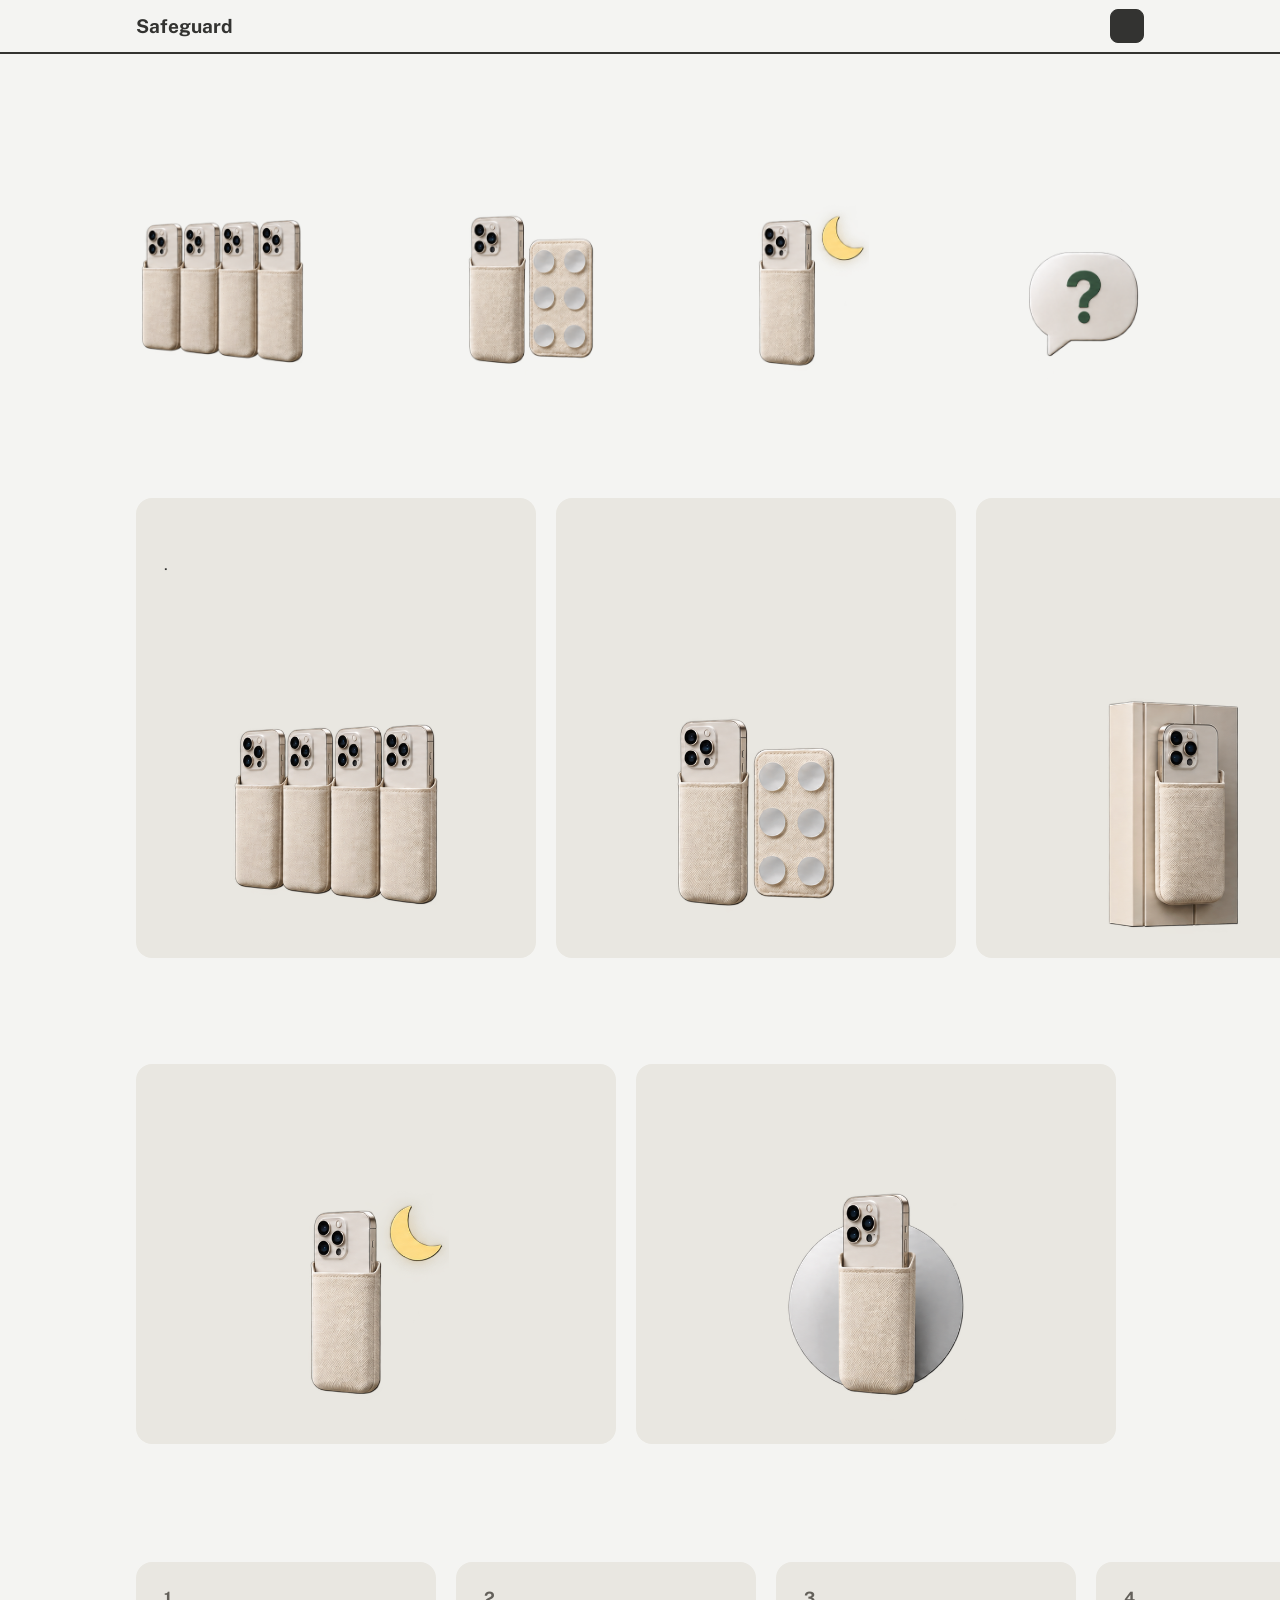
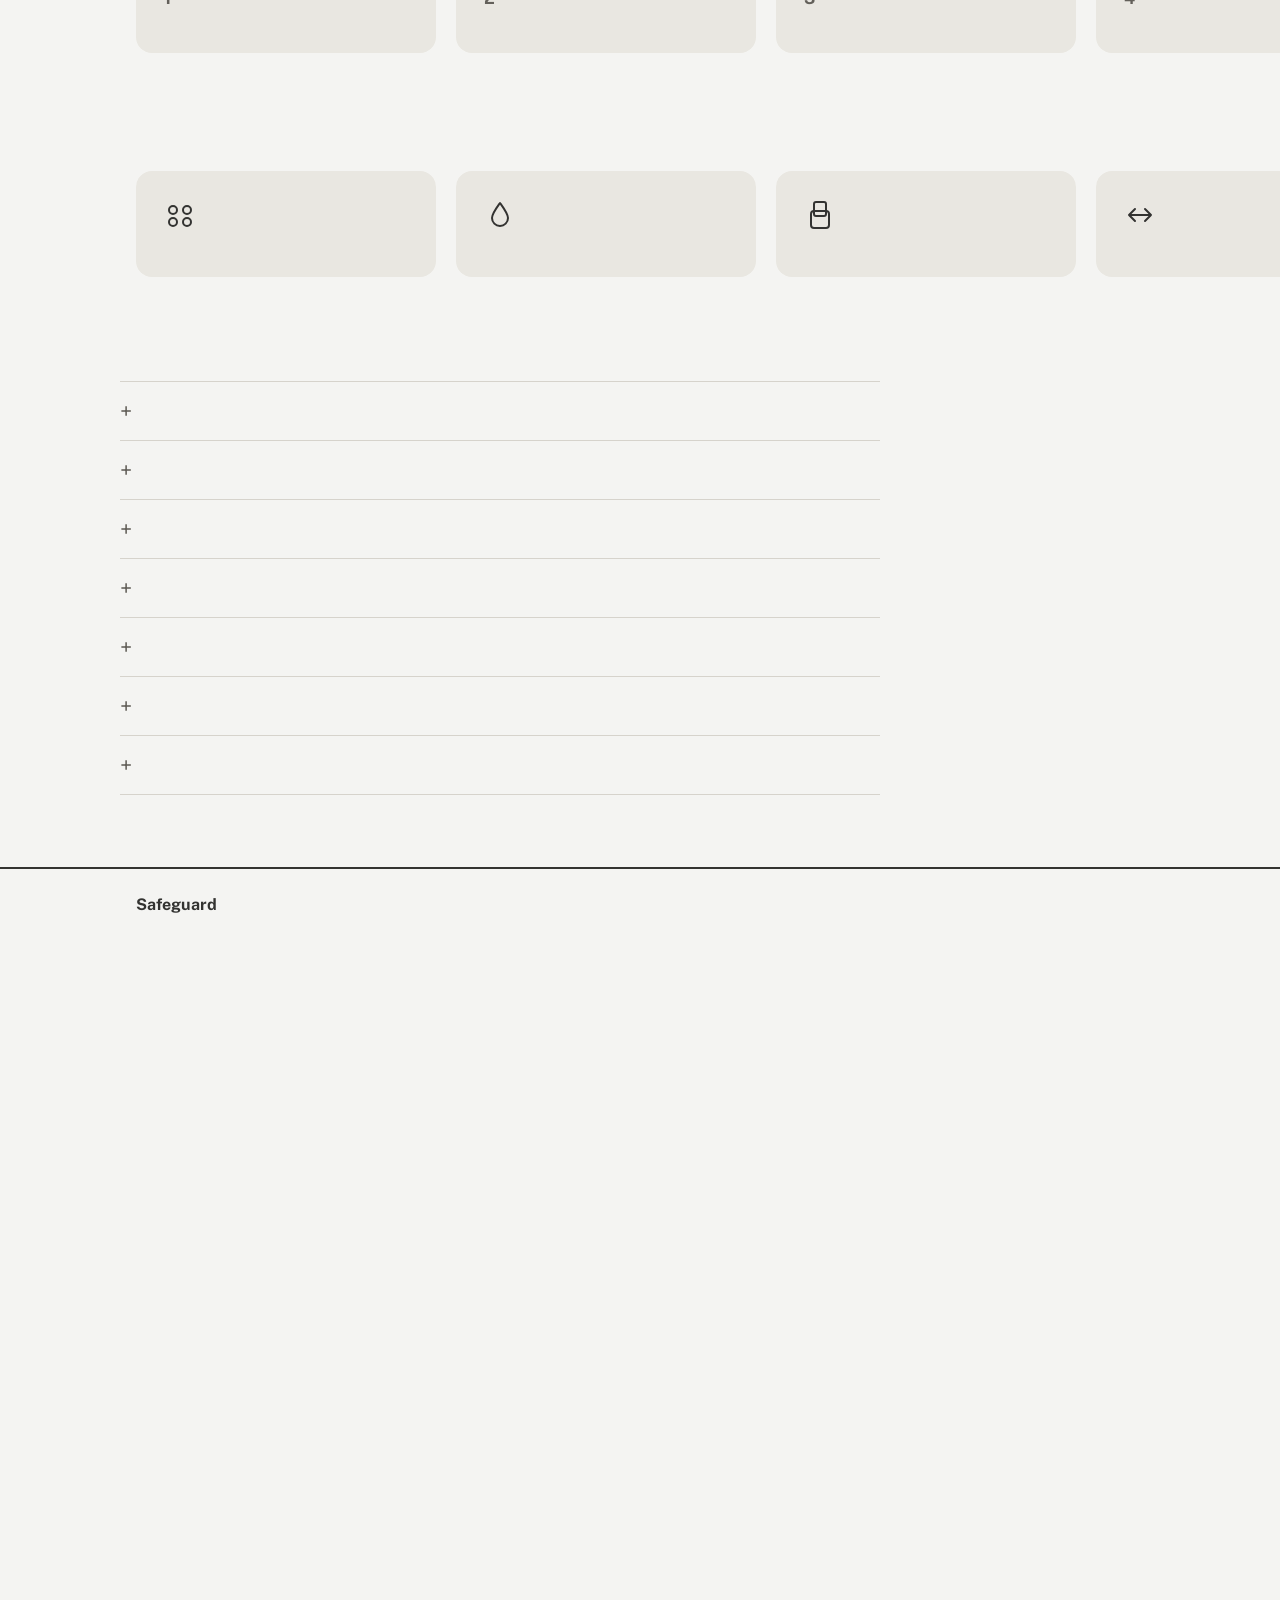
<file: index.html>
<!doctype html>
<html lang="en">
<head>
  <meta charset="utf-8">
  <meta name="viewport" content="width=device-width, initial-scale=1">
  <title>Safeguard</title>
  <meta http-equiv="refresh" content="0; url=site/index.html">
</head>
<body>
  <a href="site/index.html">Go to the Safeguard store</a>
</body>
</html>
</file>
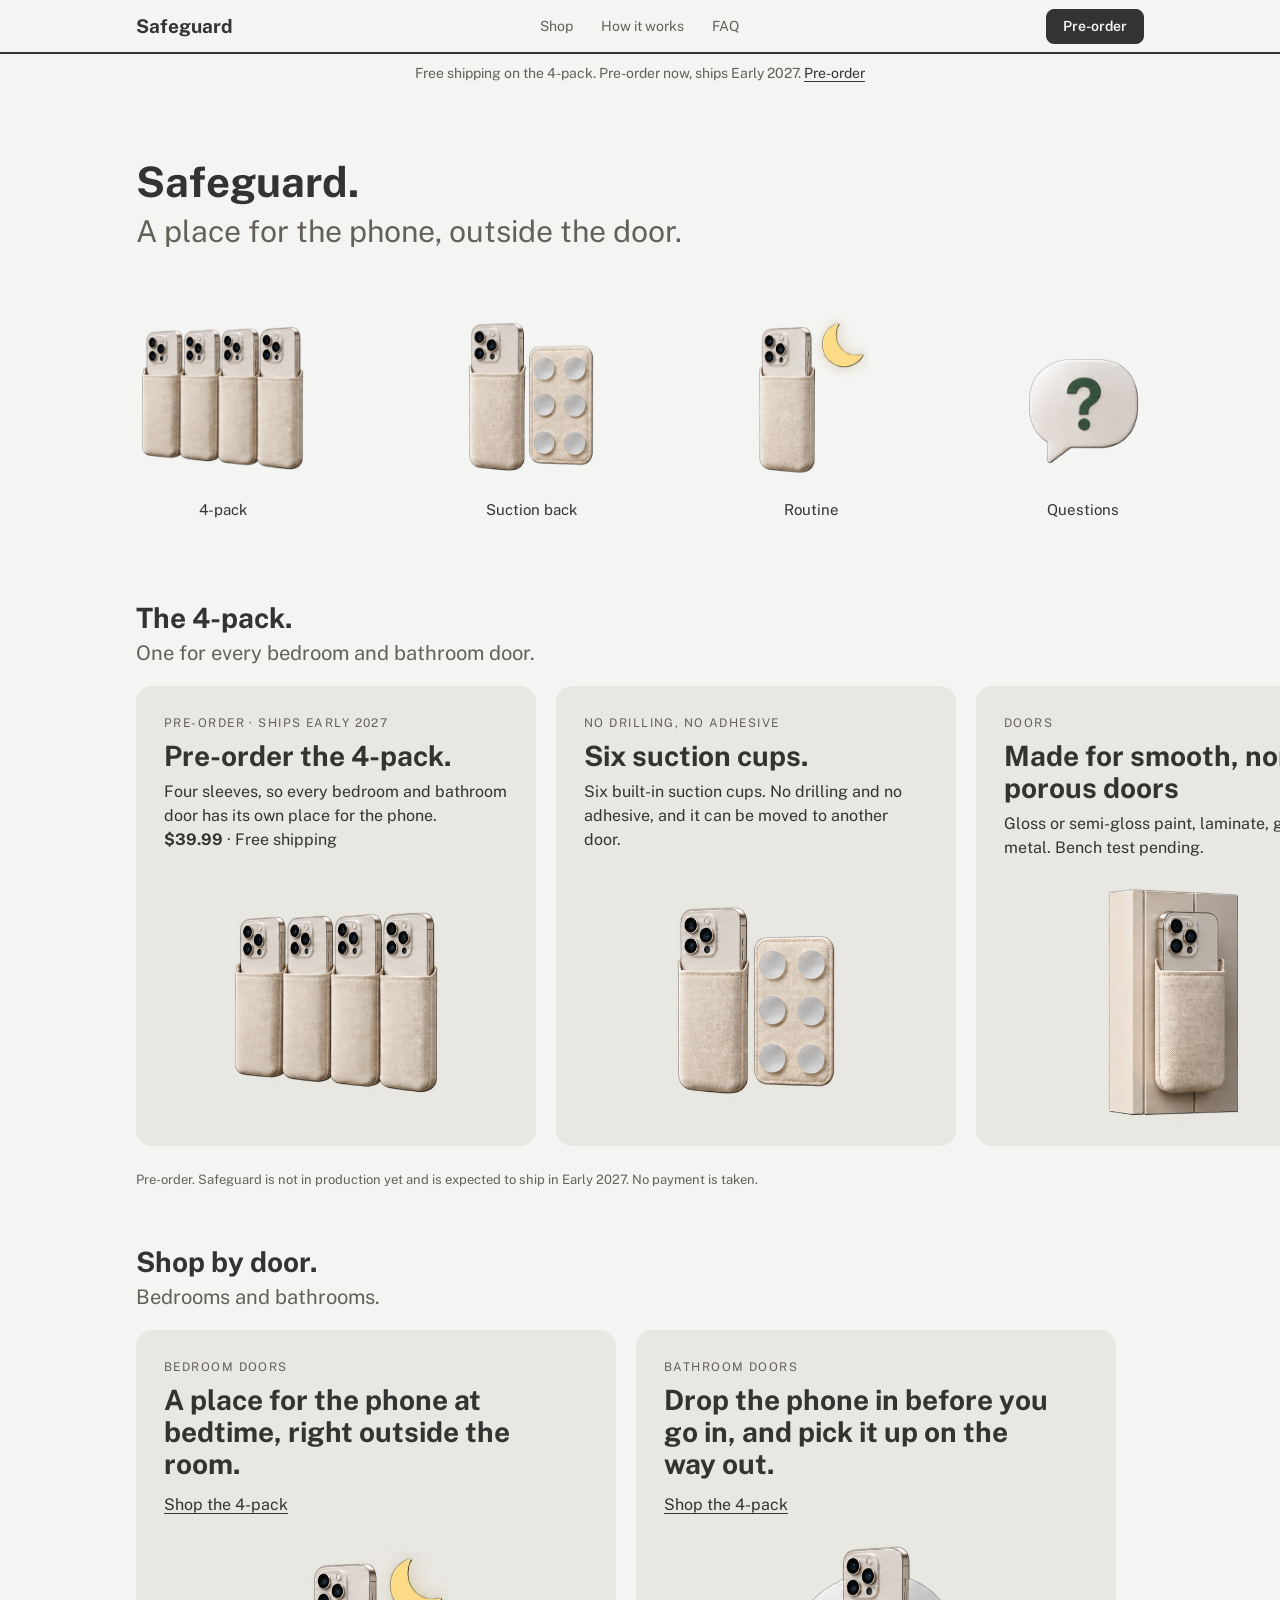
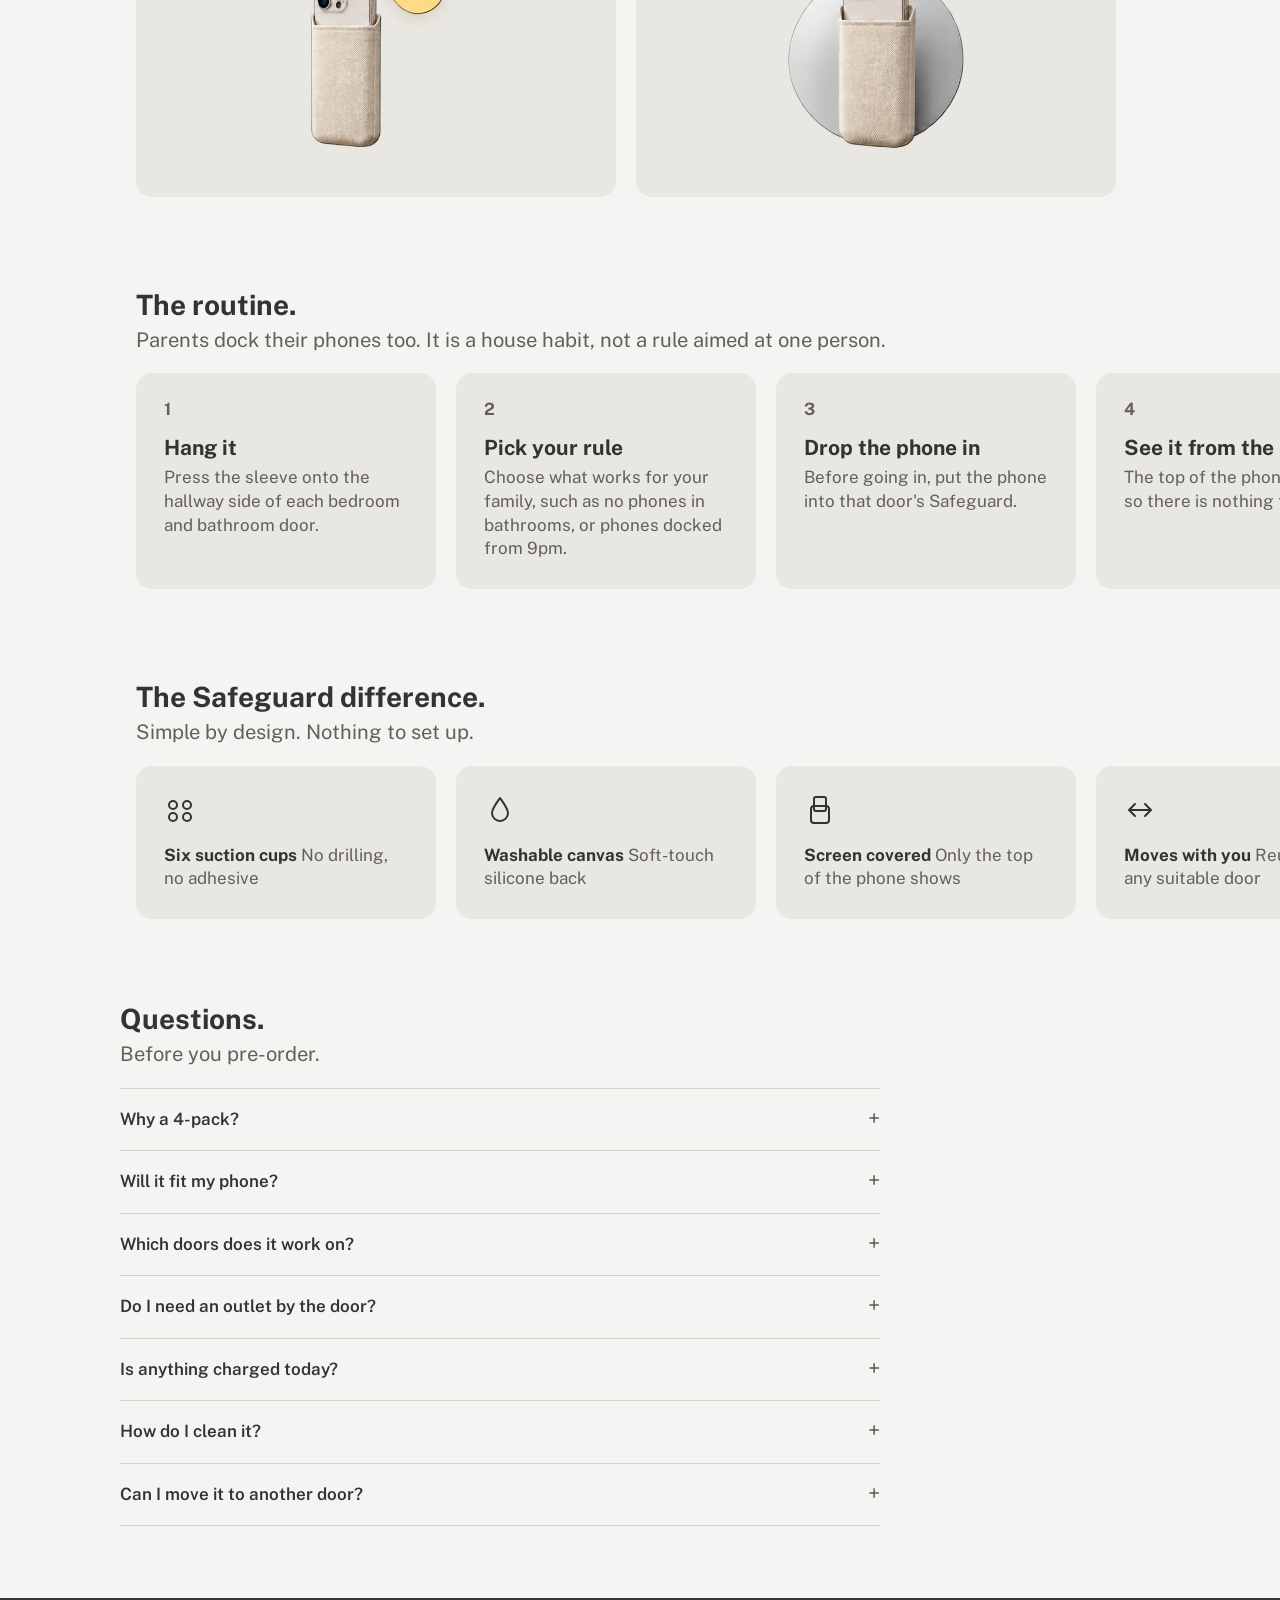
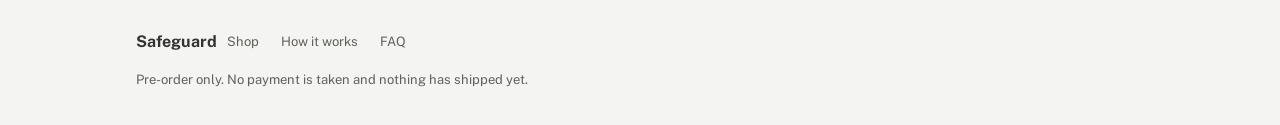
<file: site/index.html>
<!doctype html>
<html lang="en">
<head>
  <meta charset="utf-8">
  <meta name="viewport" content="width=device-width, initial-scale=1">
  <title>Safeguard Door Sleeve</title>
  <meta name="description" content="A phone sleeve that hangs outside the door, for families who keep a no-phones rule.">
  <link rel="stylesheet" href="css/styles.css">
</head>
<body data-page="home">
  <main>
    <div class="wrap store-head">
      <h1 class="duo"><b data-copy="store.title"></b> <span data-copy="hero.headline"></span></h1>
    </div>

    <nav class="cats" aria-label="Shop by category">
      <a href="product.html"><img src="img/pack.png" alt="" width="390" height="428"><span data-copy="store.cat4pack"></span></a>
      <a href="product.html"><img src="img/sleeve-back.png" alt="" width="307" height="428"><span data-copy="store.catBack"></span></a>
      <a href="#routine"><img src="img/routine.png" alt="" width="261" height="428"><span data-copy="store.catRoutine"></span></a>
      <a href="#faq"><img src="img/faq.png" alt="" width="273" height="428"><span data-copy="store.catFaq"></span></a>
    </nav>

    <section class="shelf-block" id="shop">
      <h2 class="wrap duo"><b data-copy="store.shopTitle"></b> <span data-copy="store.shopSub"></span></h2>
      <div class="shelf">
        <a class="promo featured" href="product.html">
          <div>
            <p class="eyebrow" data-copy="hero.badge"></p>
            <h3 data-copy="store.card1title"></h3>
            <p><span data-copy="buy.why"></span><br><b data-product="safeguard-4pack" data-field="packPriceCents"></b> · <span data-copy="buy.shipping"></span></p>
          </div>
          <img src="img/pack.png" alt="Four cream canvas sleeves side by side, each showing only the top of a phone" width="390" height="428">
        </a>
        <a class="promo" href="product.html">
          <div>
            <p class="eyebrow" data-copy="features.f1sub"></p>
            <h3 data-copy="store.card3title"></h3>
            <p data-copy="product.detail1"></p>
          </div>
          <img src="img/sleeve-back.png" alt="The sleeve beside its back, which has six suction cups in three rows of two" width="307" height="428">
        </a>
        <a class="promo" href="#faq">
          <div>
            <p class="eyebrow" data-copy="store.catDoors"></p>
            <h3 data-copy="doors.bestOn"></h3>
            <p data-copy="store.card4sub"></p>
          </div>
          <img src="img/door.png" alt="A cream sleeve on a door, with only the top of a phone showing" width="268" height="428">
        </a>
      </div>
      <p class="wrap footnote" data-copy="preorder.notice"></p>
    </section>

    <section class="shelf-block" id="rooms">
      <h2 class="wrap duo"><b data-copy="rooms.title"></b> <span data-copy="store.roomsSub"></span></h2>
      <div class="shelf">
        <a class="promo wide bedroom" href="product.html">
          <div>
            <p class="eyebrow" data-copy="rooms.bedroomTitle"></p>
            <h3 data-copy="rooms.bedroom"></h3>
            <p class="more" data-copy="rooms.cta"></p>
          </div>
          <img src="img/routine.png" alt="" width="261" height="428">
        </a>
        <a class="promo wide bathroom" href="product.html">
          <div>
            <p class="eyebrow" data-copy="rooms.bathroomTitle"></p>
            <h3 data-copy="rooms.bathroom"></h3>
            <p class="more" data-copy="rooms.cta"></p>
          </div>
          <img src="img/sleeve.png" alt="" width="340" height="428">
        </a>
      </div>
    </section>

    <section class="shelf-block" id="routine">
      <h2 class="wrap duo"><b data-copy="store.routineTitle"></b> <span data-copy="routine.sub"></span></h2>
      <ol class="shelf steps">
        <li class="tip"><h3 data-copy="routine.step1title"></h3><p data-copy="routine.step1"></p></li>
        <li class="tip"><h3 data-copy="routine.step2title"></h3><p data-copy="routine.step2"></p></li>
        <li class="tip"><h3 data-copy="routine.step3title"></h3><p data-copy="routine.step3"></p></li>
        <li class="tip"><h3 data-copy="routine.step4title"></h3><p data-copy="routine.step4"></p></li>
        <li class="tip"><h3 data-copy="routine.step5title"></h3><p data-copy="routine.step5"></p></li>
      </ol>
    </section>

    <section class="shelf-block" id="difference">
      <h2 class="wrap duo"><b data-copy="store.diffTitle"></b> <span data-copy="store.diffSub"></span></h2>
      <div class="shelf">
        <div class="tip">
          <svg class="glyph" viewBox="0 0 32 32" aria-hidden="true"><g fill="none" stroke="currentColor" stroke-width="2"><circle cx="9" cy="11" r="4"/><circle cx="23" cy="11" r="4"/><circle cx="9" cy="23" r="4"/><circle cx="23" cy="23" r="4"/></g></svg>
          <p><b data-copy="features.f1"></b> <span data-copy="features.f1sub"></span></p>
        </div>
        <div class="tip">
          <svg class="glyph" viewBox="0 0 32 32" aria-hidden="true"><path d="M16 4c5 7 8 11 8 15a8 8 0 0 1-16 0c0-4 3-8 8-15z" fill="none" stroke="currentColor" stroke-width="2" stroke-linejoin="round"/></svg>
          <p><b data-copy="features.f2"></b> <span data-copy="features.f2sub"></span></p>
        </div>
        <div class="tip">
          <svg class="glyph" viewBox="0 0 32 32" aria-hidden="true"><g fill="none" stroke="currentColor" stroke-width="2" stroke-linejoin="round"><rect x="10" y="3" width="12" height="14" rx="2"/><rect x="7" y="12" width="18" height="17" rx="3"/></g></svg>
          <p><b data-copy="features.f3"></b> <span data-copy="features.f3sub"></span></p>
        </div>
        <div class="tip">
          <svg class="glyph" viewBox="0 0 32 32" aria-hidden="true"><path d="M5 16h22M21 10l6 6-6 6M11 10l-6 6 6 6" fill="none" stroke="currentColor" stroke-width="2" stroke-linecap="round" stroke-linejoin="round"/></svg>
          <p><b data-copy="features.f4"></b> <span data-copy="features.f4sub"></span></p>
        </div>
      </div>
    </section>

    <section class="wrap block" id="faq">
      <h2 class="duo"><b data-copy="faq.title"></b> <span data-copy="store.faqSub"></span></h2>
      <div class="faq">
        <details><summary data-copy="faq.q1"></summary><p data-copy="faq.a1"></p></details>
        <details><summary data-copy="faq.q2"></summary><p data-copy="faq.a2"></p></details>
        <details><summary data-copy="faq.q7"></summary><p data-copy="doors.note"></p></details>
        <details><summary data-copy="faq.q3"></summary><p data-copy="faq.a3"></p></details>
        <details><summary data-copy="faq.q4"></summary><p data-copy="faq.a4"></p></details>
        <details><summary data-copy="faq.q5"></summary><p data-copy="faq.a5"></p></details>
        <details><summary data-copy="faq.q6"></summary><p data-copy="faq.a6"></p></details>
      </div>
    </section>
  </main>

  <script type="module">
    import './js/chrome.js';
    import { boot } from './js/data.js';
    import { captureSource } from './js/source.js';
    captureSource();
    await boot();
  </script>
</body>
</html>
</file>
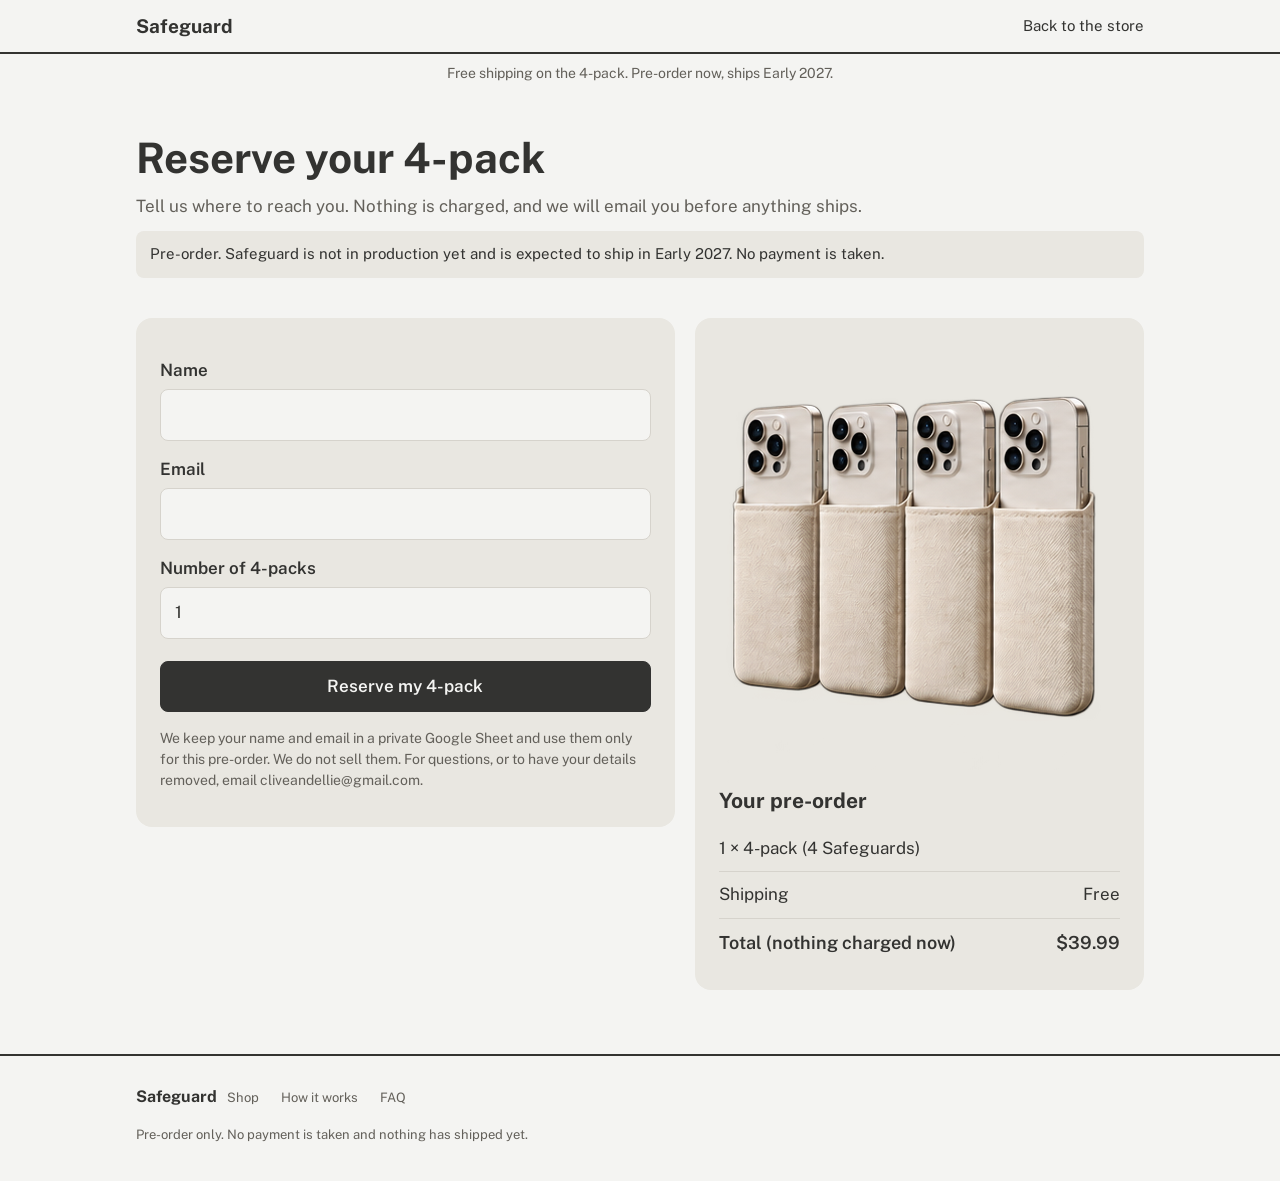
<file: site/checkout.html>
<!doctype html>
<html lang="en">
<head>
  <meta charset="utf-8">
  <meta name="viewport" content="width=device-width, initial-scale=1">
  <title>Safeguard Pre-order</title>
  <link rel="stylesheet" href="css/styles.css">
</head>
<body data-page="checkout">
  <main class="wrap">
    <div class="page-head">
      <h1 data-copy="preorder.checkoutTitle"></h1>
      <p class="muted" data-copy="preorder.checkoutSub"></p>
      <p class="notice" data-copy="preorder.notice"></p>
    </div>

    <div class="two">
      <form id="preorder-form" class="card" novalidate>
        <label for="name">Name</label>
        <input id="name" name="name" type="text" autocomplete="name" required>
        <label for="email">Email</label>
        <input id="email" name="email" type="email" autocomplete="email" required>
        <label for="qty">Number of 4-packs</label>
        <input id="qty" name="qty" type="number" min="1" max="10" value="1" inputmode="numeric" required>
        <div class="hp" aria-hidden="true">
          <label for="website">Leave this empty</label>
          <input id="website" name="website" type="text" tabindex="-1" autocomplete="off">
        </div>
        <button class="button" type="submit" data-copy="preorder.submit"></button>
        <p class="notice" id="send-error" role="alert" data-copy="preorder.sendError" hidden style="margin-top:16px"></p>
        <p class="muted" id="privacy" hidden style="margin-top:16px;font-size:14px"></p>
      </form>

      <div class="card">
        <figure><img src="img/pack.png" alt="Four cream canvas sleeves side by side, each showing only the top of a phone" width="390" height="428"></figure>
        <h3 data-copy="preorder.orderTitle"></h3>
        <div class="summary"><span id="units"></span></div>
        <div class="summary"><span>Shipping</span><span>Free</span></div>
        <div class="summary"><span>Total (nothing charged now)</span><span id="total"></span></div>
      </div>
    </div>
  </main>

  <script type="module">
    import './js/chrome.js';
    import './js/checkout.js';
  </script>
</body>
</html>
</file>
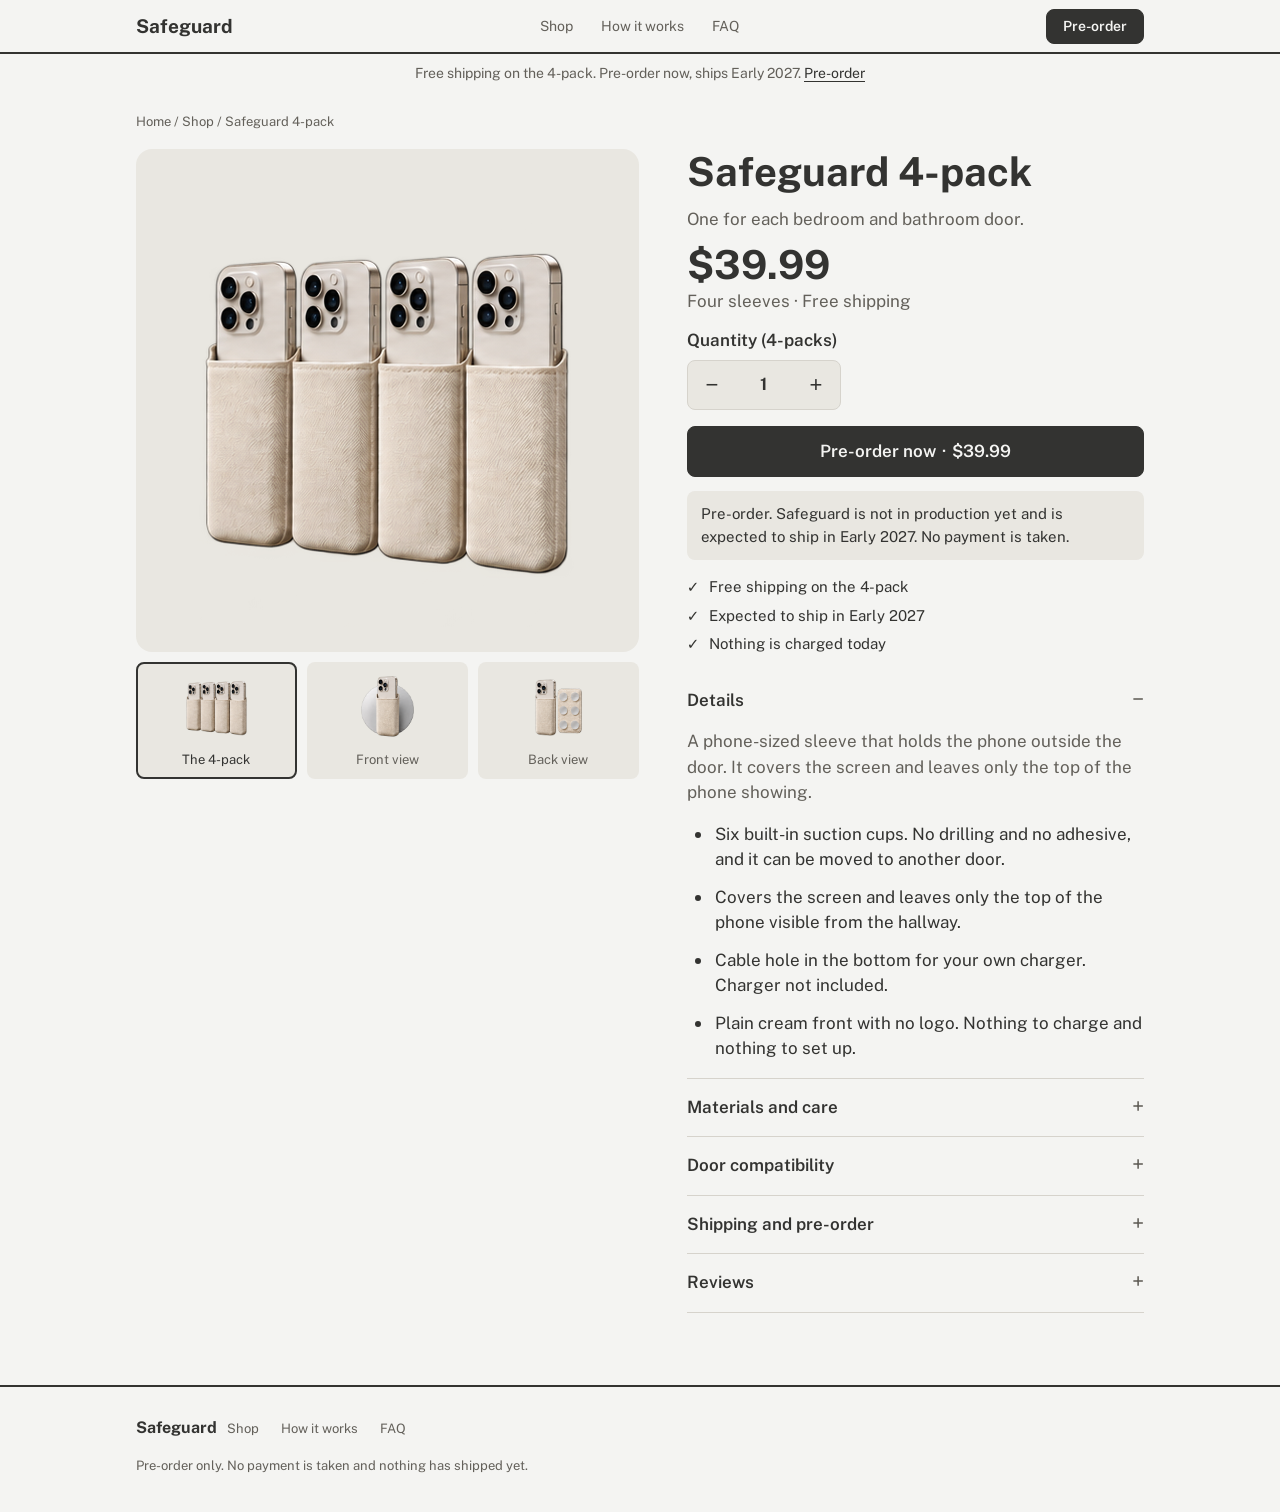
<file: site/product.html>
<!doctype html>
<html lang="en">
<head>
  <meta charset="utf-8">
  <meta name="viewport" content="width=device-width, initial-scale=1">
  <title>Safeguard 4-pack</title>
  <meta name="description" content="Four washable canvas phone sleeves with silicone suction backs, one for each bedroom and bathroom door.">
  <link rel="stylesheet" href="css/styles.css">
</head>
<body data-page="product">
  <main class="wrap">
    <nav class="crumbs" aria-label="Breadcrumb">
      <a href="index.html" data-copy="pdp.home"></a> <span aria-hidden="true">/</span>
      <a href="index.html#shop" data-copy="nav.shop"></a> <span aria-hidden="true">/</span>
      <span data-copy="buy.packTitle"></span>
    </nav>

    <div class="pdp">
      <div class="gallery">
        <div class="tile big"><img id="main-image" src="img/pack.png" alt="Four cream canvas sleeves side by side, each showing only the top of a phone" width="390" height="428"></div>
        <div class="thumbs" role="group" aria-label="Product images">
          <button type="button" class="thumb" aria-pressed="true" data-src="img/pack.png" data-alt="Four cream canvas sleeves side by side, each showing only the top of a phone"><img src="img/pack.png" alt="" width="390" height="428"><span data-copy="pdp.pack"></span></button>
          <button type="button" class="thumb" aria-pressed="false" data-src="img/sleeve.png" data-alt="A cream canvas sleeve with only the top of a phone showing above it"><img src="img/sleeve.png" alt="" width="340" height="428"><span data-copy="pdp.front"></span></button>
          <button type="button" class="thumb" aria-pressed="false" data-src="img/sleeve-back.png" data-alt="The sleeve beside its back, which has six suction cups in three rows of two"><img src="img/sleeve-back.png" alt="" width="307" height="428"><span data-copy="pdp.back"></span></button>
        </div>
      </div>

      <div class="buybox">
        <h1 data-copy="buy.packTitle"></h1>
        <p class="muted" data-copy="product.fourPackLine"></p>
        <p class="price" data-product="safeguard-4pack" data-field="packPriceCents"></p>
        <p class="price-sub"><span data-copy="pdp.packLine"></span> · <span data-copy="buy.shipping"></span></p>

        <label for="qty" class="qty-label" data-copy="pdp.qty"></label>
        <div class="stepper">
          <button type="button" id="minus" aria-label="One fewer">−</button>
          <input id="qty" type="number" min="1" max="10" value="1" inputmode="numeric">
          <button type="button" id="plus" aria-label="One more">+</button>
        </div>

        <a class="button wide" id="cta" href="checkout.html"><span data-copy="pdp.cta"></span> · <span id="cta-total"></span></a>
        <p class="notice" data-copy="preorder.notice"></p>

        <ul class="perks">
          <li data-copy="pdp.perk1"></li>
          <li data-copy="pdp.perk2"></li>
          <li data-copy="pdp.perk3"></li>
        </ul>

        <div class="acc">
          <details open>
            <summary data-copy="pdp.detailsTitle"></summary>
            <p data-copy="product.description"></p>
            <ul class="details">
              <li data-copy="product.detail1"></li>
              <li data-copy="product.detail2"></li>
              <li data-copy="product.detail3"></li>
              <li data-copy="product.detail4"></li>
            </ul>
          </details>
          <details>
            <summary data-copy="pdp.careTitle"></summary>
            <p data-copy="pdp.care"></p>
          </details>
          <details>
            <summary data-copy="pdp.doorsTitle"></summary>
            <p data-copy="doors.note"></p>
          </details>
          <details>
            <summary data-copy="pdp.shipTitle"></summary>
            <p data-copy="pdp.ship"></p>
          </details>
          <details>
            <summary data-copy="pdp.reviewsTitle"></summary>
            <p data-copy="pdp.reviews"></p>
          </details>
        </div>
      </div>
    </div>
  </main>

  <script type="module">
    import './js/chrome.js';
    import { boot, money } from './js/data.js';
    import { captureSource } from './js/source.js';
    captureSource();
    const { products } = await boot();
    const pack = products.find((p) => p.id === 'safeguard-4pack');

    // Gallery
    const main = document.getElementById('main-image');
    const thumbs = document.querySelectorAll('.thumb');
    thumbs.forEach((thumb) => {
      thumb.addEventListener('click', () => {
        main.src = thumb.dataset.src;
        main.alt = thumb.dataset.alt;
        thumbs.forEach((t) => t.setAttribute('aria-pressed', String(t === thumb)));
      });
    });

    // Quantity and checkout link
    const qty = document.getElementById('qty');
    const cta = document.getElementById('cta');
    const total = document.getElementById('cta-total');
    const clamp = (n) => (Number.isInteger(n) && n >= 1 ? Math.min(n, 10) : 1);
    function sync() {
      const n = clamp(Number.parseInt(qty.value, 10));
      total.textContent = money(n * pack.packPriceCents);
      cta.href = `checkout.html?qty=${n}`;
    }
    document.getElementById('minus').addEventListener('click', () => { qty.value = clamp(Number.parseInt(qty.value, 10) - 1); sync(); });
    document.getElementById('plus').addEventListener('click', () => { qty.value = clamp(Number.parseInt(qty.value, 10) + 1); sync(); });
    qty.addEventListener('input', sync);
    sync();
  </script>
</body>
</html>
</file>
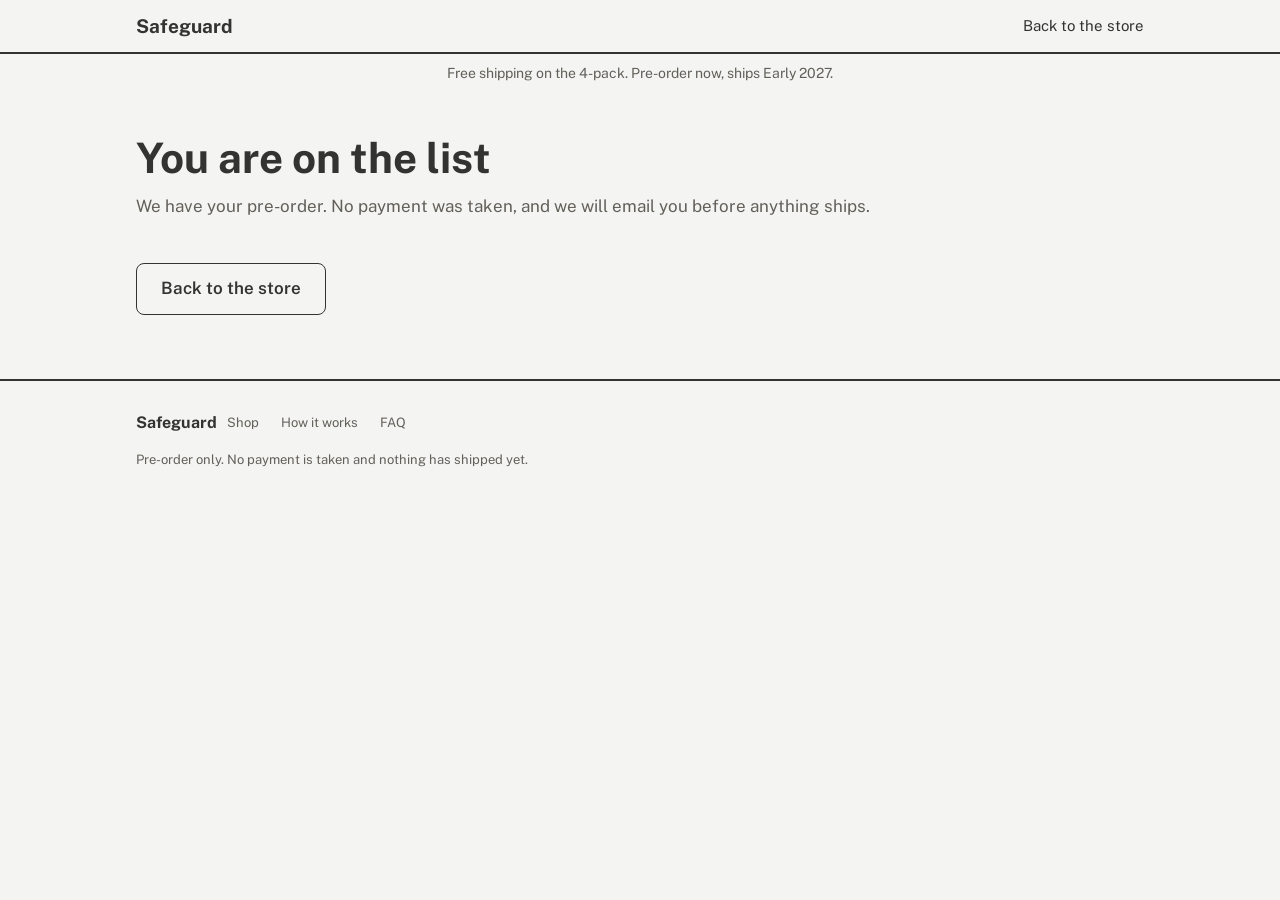
<file: site/thanks.html>
<!doctype html>
<html lang="en">
<head>
  <meta charset="utf-8">
  <meta name="viewport" content="width=device-width, initial-scale=1">
  <title>Safeguard Pre-order Saved</title>
  <link rel="stylesheet" href="css/styles.css">
</head>
<body data-page="thanks">
  <main class="wrap">
    <div class="page-head">
      <h1 data-copy="preorder.thanksTitle"></h1>
      <p class="muted" data-copy="preorder.thanksBody"></p>
    </div>
    <div class="card" id="order" hidden style="max-width:480px">
      <div class="summary"><span>Pre-order id</span><span id="order-id"></span></div>
      <div class="summary"><span>Quantity</span><span id="order-qty"></span></div>
      <div class="summary"><span>Total (nothing charged now)</span><span id="order-total"></span></div>
    </div>
    <p style="margin-top:24px"><a class="button ghost" href="index.html" data-copy="nav.back"></a></p>
  </main>

  <script type="module">
    import './js/chrome.js';
    import { boot, money } from './js/data.js';
    const { settings, copy } = await boot();
    if (settings.preorderEndpoint) {
      document.querySelector('[data-copy="preorder.thanksBody"]').textContent = copy.preorder.thanksBodyLive;
    }
    const id = new URLSearchParams(location.search).get('id');
    let order = null;
    try {
      order = (JSON.parse(localStorage.getItem('safeguard.preorders')) || []).find((o) => o.id === id);
    } catch {
      // Storage blocked: show the confirmation without details.
    }
    if (order) {
      document.getElementById('order-id').textContent = order.id;
      document.getElementById('order-qty').textContent = `${order.quantity} × 4-pack`;
      document.getElementById('order-total').textContent = money(order.totalCents);
      document.getElementById('order').hidden = false;
    }
  </script>
</body>
</html>
</file>
<file: site/css/styles.css>
@font-face {
  font-family: "Public Sans";
  src: url("../fonts/public-sans-latin-wght-normal.woff2") format("woff2");
  font-weight: 100 900;
  font-style: normal;
  font-display: swap;
}

:root {
  --bg: #f4f4f2;
  --bg-alt: #e9e7e1;
  --surface: #e9e7e1;
  --text: #333331;
  --muted: #63605a;
  --line: #d6d3cc;
  --rule: #333331;
  --accent: #333331;
  --accent-hover: #1f1f1e;
  --accent-text: #f4f4f2;
  --accent-soft: #dedbd4;
  --link: #333331;
  --warn-bg: #e9e7e1;
  --warn-text: #333331;
  --header: #f4f4f2;
  --radius: 16px;
  --sans: "Public Sans", system-ui, -apple-system, "Segoe UI", "Helvetica Neue", Arial, sans-serif;
}

@media (prefers-color-scheme: dark) {
  :root:not([data-theme="light"]) {
    --bg: #1b1b1a;
    --bg-alt: #2a2a28;
    --surface: #2a2a28;
    --text: #f0efeb;
    --muted: #b5b2aa;
    --line: #41403c;
    --rule: #f0efeb;
    --accent: #f0efeb;
    --accent-hover: #ffffff;
    --accent-text: #1b1b1a;
    --accent-soft: #383734;
    --link: #f0efeb;
    --warn-bg: #2a2a28;
    --warn-text: #f0efeb;
    --header: #1b1b1a;
  }
}

:root[data-theme="dark"] {
  --bg: #1b1b1a;
  --bg-alt: #2a2a28;
  --surface: #2a2a28;
  --text: #f0efeb;
  --muted: #b5b2aa;
  --line: #41403c;
  --rule: #f0efeb;
  --accent: #f0efeb;
  --accent-hover: #ffffff;
  --accent-text: #1b1b1a;
  --accent-soft: #383734;
  --link: #f0efeb;
  --warn-bg: #2a2a28;
  --warn-text: #f0efeb;
  --header: #1b1b1a;
}

* { box-sizing: border-box; }
html { scroll-behavior: smooth; scroll-padding-top: 110px; }
@media (prefers-reduced-motion: reduce) { html { scroll-behavior: auto; } }

body {
  margin: 0;
  background: var(--bg);
  color: var(--text);
  font: 17px/1.5 var(--sans);
  -webkit-font-smoothing: antialiased;
}

img, svg { max-width: 100%; height: auto; }
a { color: inherit; }
.wrap { max-width: 1040px; margin: 0 auto; padding: 0 16px; }
.muted { color: var(--muted); }
p { margin: 0 0 12px; }

h1, h2, h3 { font-weight: 700; line-height: 1.15; margin: 0 0 12px; }
h1 { font-size: clamp(30px, 5vw, 42px); }
h2 { font-size: clamp(24px, 4vw, 28px); }
h3 { font-size: 21px; }

/* Heading with a plain second line */
.duo b { display: block; font-weight: 700; color: var(--text); }
.duo span { display: block; margin-top: 6px; font-size: 0.72em; font-weight: 400; line-height: 1.3; color: var(--muted); }

/* Header */
header.site {
  position: sticky; top: 0; z-index: 10;
  background: var(--header);
  border-bottom: 2px solid var(--rule);
}
.bar { display: flex; align-items: center; justify-content: space-between; gap: 0 16px; flex-wrap: wrap; min-height: 52px; padding-top: 4px; padding-bottom: 4px; }
.brand { font-size: 19px; font-weight: 700; text-decoration: none; }
.bar nav { order: 3; width: 100%; display: flex; gap: 2px; overflow-x: auto; margin: 0 -10px; }
.bar nav a, .foot nav a {
  text-decoration: none; color: var(--muted); font-size: 14px;
  padding: 8px 10px; white-space: nowrap;
}
.bar nav a:hover, .foot nav a:hover, .bar nav a[aria-current="page"] { color: var(--text); }
.back { color: var(--link); text-decoration: none; font-size: 15px; }
.back:hover { text-decoration: underline; }

@media (min-width: 760px) {
  .bar nav { order: 0; width: auto; margin: 0; gap: 8px; }
}

/* Promo bar */
.announce { color: var(--muted); font-size: 14px; text-align: center; padding: 10px 0; line-height: 1.4; }

/* Links with a chevron */
.more { color: var(--link); text-decoration: underline; text-underline-offset: 3px; }
a.more:hover, a:hover > .more, a:hover .more { text-decoration-thickness: 2px; }
.link { color: var(--link); }

/* Buttons */
.button {
  display: inline-flex; align-items: center; justify-content: center; gap: 6px;
  background: var(--accent); color: var(--accent-text);
  border: 1px solid var(--accent); border-radius: 8px; padding: 12px 24px;
  font: inherit; font-weight: 600; text-decoration: none; cursor: pointer; min-height: 48px;
  transition: background 0.15s;
}
.button:hover { background: var(--accent-hover); border-color: var(--accent-hover); }
.button:focus-visible, a:focus-visible, input:focus-visible, summary:focus-visible, button:focus-visible { outline: 3px solid var(--accent); outline-offset: 3px; }
.button.small { padding: 6px 16px; min-height: 34px; font-size: 14px; }
.button.ghost { background: transparent; color: var(--link); border-color: var(--link); }
.button.ghost:hover { background: var(--accent-soft); }
.button[disabled] { opacity: 0.5; cursor: not-allowed; }

.notice { background: var(--warn-bg); color: var(--warn-text); border-radius: 8px; padding: 12px 14px; font-size: 15px; }

/* Store head */
.store-head { display: grid; gap: 20px; padding-top: 40px; padding-bottom: 8px; }
.store-head h1 { max-width: 15em; margin: 0; }
.help { list-style: none; padding: 0; margin: 0; display: grid; gap: 14px; font-size: 14px; line-height: 1.4; }
.help li { display: flex; gap: 10px; align-items: center; }
.help img { width: 32px; height: 32px; object-fit: contain; flex: none; }
.help p { margin: 0; }
.help b { font-weight: 600; }

/* Category row: the reference strip. Every render is 428px tall, so one height keeps them in scale. */
.cats {
  display: flex; align-items: end; gap: 20px; overflow-x: auto; scrollbar-width: none;
  max-width: 1040px; margin: 0 auto; padding: 28px 16px 20px;
}
.cats::-webkit-scrollbar { display: none; }
.cats a {
  flex: none; display: grid; justify-items: center; gap: 6px; text-align: center; text-decoration: none;
  font-size: 15px; font-weight: 400; color: var(--text); padding: 4px 0;
}
.cats img { height: clamp(132px, 18vw, 190px); width: auto; max-width: none; }
.cats a:hover span { text-decoration: underline; text-underline-offset: 3px; }

/* Shelves: horizontal card rows that bleed to the right edge */
.shelf-block { padding-top: 40px; }
.shelf-block > h2 { margin-bottom: 0; }
.shelf {
  --edge: max(16px, calc((100% - 1040px) / 2 + 16px));
  display: flex; gap: 20px; overflow-x: auto; scroll-snap-type: x mandatory; scroll-padding-inline: var(--edge);
  list-style: none; margin: 0; padding: 20px var(--edge) 36px;
  scrollbar-width: none;
}
.shelf::-webkit-scrollbar { display: none; }
.shelf::after { content: ""; flex: 0 0 1px; }
.shelf > * { scroll-snap-align: start; flex: none; }

.promo {
  position: relative; display: flex; flex-direction: column; justify-content: space-between; gap: 16px;
  width: min(80vw, 400px); min-height: 460px; padding: 28px 28px 24px;
  background: var(--surface); border-radius: var(--radius);
  text-decoration: none; overflow: hidden;
}
.promo:hover h3 { text-decoration: underline; text-underline-offset: 4px; text-decoration-thickness: 2px; }
.promo h3 { font-size: clamp(22px, 4vw, 28px); margin-bottom: 8px; }
.promo p { margin: 0; font-size: 16px; color: var(--text); }
.promo > img { align-self: center; max-height: 240px; width: auto; max-width: 100%; }
.promo.wide { width: min(86vw, 480px); min-height: 380px; }
.promo.wide h3 { max-width: 14em; }
.promo .more { margin-top: 12px; }
.eyebrow { font-size: 12px !important; font-weight: 400; letter-spacing: 0.12em; text-transform: uppercase; color: var(--muted) !important; margin-bottom: 8px !important; }
.footnote { font-size: 13px; color: var(--muted); margin: -12px auto 0; }

.tip {
  width: min(72vw, 300px); padding: 28px; border-radius: var(--radius);
  background: var(--surface);
}
.tip p { margin: 0; font-size: 17px; line-height: 1.4; color: var(--muted); }
.tip p b { color: var(--text); font-weight: 700; }
.glyph { width: 32px; height: 32px; color: var(--text); display: block; margin-bottom: 18px; }

.steps { counter-reset: step; }
.steps .tip { counter-increment: step; }
.steps .tip::before {
  content: counter(step); display: block; margin-bottom: 18px;
  font-size: 17px; font-weight: 700; line-height: 1; color: var(--muted);
}
.steps h3 { margin-bottom: 6px; }

/* Sections */
section.block { padding: 48px 0 8px; }
.section-head { max-width: 38em; margin-bottom: 24px; }
.section-head p { color: var(--muted); font-size: 18px; }

/* Hero (Amazon preview) */
.hero { display: grid; gap: 24px; padding: 40px 0 48px; align-items: center; }
.hero figure { margin: 0; justify-self: center; width: min(320px, 78%); }

/* Lists of details */
.details { list-style: none; padding: 0; margin: 16px 0 0; display: grid; gap: 12px; }
.details li { position: relative; padding-left: 28px; }
.details li::before {
  content: ""; position: absolute; left: 8px; top: 10px; width: 6px; height: 6px; border-radius: 50%;
  background: var(--text);
}

/* Cards and prices */
.card { background: var(--surface); border-radius: var(--radius); padding: 24px; }
.card figure { margin: 0 0 12px; }
.price { font-size: 40px; font-weight: 700; line-height: 1; margin: 6px 0 4px; }
.price-sub { color: var(--muted); margin-bottom: 14px; }

/* FAQ */
.faq { display: grid; max-width: 760px; margin-top: 20px; border-top: 1px solid var(--line); }
.faq details { border-bottom: 1px solid var(--line); }
.faq summary { cursor: pointer; font-weight: 600; padding: 18px 0; list-style: none; display: flex; justify-content: space-between; gap: 12px; }
.faq summary::-webkit-details-marker { display: none; }
.faq summary::after { content: "+"; font-size: 22px; line-height: 1; font-weight: 400; color: var(--muted); }
.faq details[open] summary::after { content: "\2212"; }
.faq details p { color: var(--muted); padding-bottom: 16px; margin: 0; }

/* Door table */
table { width: 100%; border-collapse: collapse; background: var(--surface); border-radius: var(--radius); overflow: hidden; }
th, td { text-align: left; padding: 14px 16px; border-bottom: 1px solid var(--line); vertical-align: top; }
th { font-size: 13px; color: var(--muted); font-weight: 600; }
tr:last-child td { border-bottom: 0; }
.tag { display: inline-block; font-size: 14px; padding: 3px 12px; border-radius: 8px; background: var(--accent-soft); }
.tag.off { background: var(--bg-alt); color: var(--muted); }

/* Forms and summary */
.page-head { padding: 40px 0 8px; }
.two { display: grid; gap: 20px; margin-top: 20px; }
form label { display: block; font-weight: 600; margin: 16px 0 6px; }
form input {
  width: 100%; font: inherit; padding: 12px 14px; border-radius: 8px;
  border: 1px solid var(--line); background: var(--bg); color: var(--text); min-height: 50px;
}
form .button { margin-top: 22px; width: 100%; }
.summary { display: flex; justify-content: space-between; gap: 12px; padding: 10px 0; border-bottom: 1px solid var(--line); }
.summary:last-child { border-bottom: 0; font-weight: 600; font-size: 18px; }

/* Footer */
footer.site { margin-top: 64px; padding: 24px 0 36px; border-top: 2px solid var(--rule); color: var(--muted); font-size: 13px; }
.foot { display: grid; gap: 10px; }
.foot .brand { font-size: 16px; color: var(--text); }
.foot nav { display: flex; flex-wrap: wrap; gap: 2px; margin-left: -10px; }
.foot nav a { font-size: 13px; }
.foot p { font-size: 13px; margin: 0; }

.load-error { margin: 0; padding: 12px 16px; background: var(--warn-bg); color: var(--warn-text); }
.hp { position: absolute; width: 1px; height: 1px; overflow: hidden; clip-path: inset(50%); }
.mock-banner { text-align: center; margin: 0; padding: 10px 16px; background: var(--warn-bg); color: var(--warn-text); font-size: 15px; }

/* Product page */
.tile { position: relative; display: grid; place-items: center; aspect-ratio: 1 / 1; background: var(--surface); border-radius: var(--radius); padding: 10%; overflow: hidden; }
.tile img { max-height: 100%; width: auto; max-width: 100%; }

.crumbs { padding: 18px 0 6px; font-size: 13px; color: var(--muted); }
.crumbs a { color: var(--muted); text-decoration: none; }
.crumbs a:hover { color: var(--text); text-decoration: underline; }

.pdp { display: grid; gap: 28px; padding: 12px 0 8px; }
.thumbs { display: grid; grid-template-columns: repeat(3, 1fr); gap: 10px; margin-top: 10px; }
.thumb {
  display: grid; gap: 6px; justify-items: center; align-content: start; padding: 8px;
  background: var(--surface); border: 2px solid transparent; border-radius: 8px; cursor: pointer;
  font: inherit; font-size: 13px; color: var(--muted);
}
.thumb img { height: 72px; width: auto; max-width: 100%; }
.thumb[aria-pressed="true"] { border-color: var(--accent); color: var(--text); }

.buybox h1 { font-size: clamp(28px, 5vw, 40px); }
.qty-label { display: block; font-weight: 600; margin: 8px 0 6px; }
.stepper { display: inline-flex; border: 1px solid var(--line); border-radius: 8px; overflow: hidden; margin-bottom: 16px; background: var(--surface); }
.stepper button { width: 48px; border: 0; background: transparent; color: var(--text); font-size: 22px; cursor: pointer; }
.stepper button:hover { background: var(--accent-soft); }
.stepper input { width: 56px; border: 0; text-align: center; font: inherit; font-weight: 700; background: transparent; color: var(--text); min-height: 48px; -moz-appearance: textfield; }
.stepper input::-webkit-outer-spin-button, .stepper input::-webkit-inner-spin-button { -webkit-appearance: none; margin: 0; }
.button.wide { display: flex; width: 100%; margin-bottom: 14px; }
.perks { list-style: none; padding: 0; margin: 16px 0; display: grid; gap: 6px; font-size: 15px; }
.perks li::before { content: "\2713"; color: var(--text); font-weight: 700; margin-right: 10px; }
.single-line { color: var(--muted); font-size: 15px; padding: 12px 0; border-top: 1px solid var(--line); border-bottom: 1px solid var(--line); }

.acc { margin-top: 8px; }
.acc details { border-bottom: 1px solid var(--line); }
.acc summary { cursor: pointer; font-weight: 600; padding: 16px 0; list-style: none; display: flex; justify-content: space-between; gap: 12px; }
.acc summary::-webkit-details-marker { display: none; }
.acc summary::after { content: "+"; font-size: 22px; line-height: 1; font-weight: 400; color: var(--muted); }
.acc details[open] summary::after { content: "\2212"; }
.acc details > p, .acc details > ul { margin-bottom: 16px; }
.acc details > p { color: var(--muted); }

@media (min-width: 760px) {
  .store-head { grid-template-columns: 1fr auto; align-items: end; padding-top: 64px; }
  .cats { justify-content: space-between; gap: 12px; padding-top: 40px; }
  .shelf-block { padding-top: 56px; }
  .hero { grid-template-columns: 1.15fr 1fr; padding: 64px 0 72px; }
  .two { grid-template-columns: 1.2fr 1fr; align-items: start; }
  .foot { grid-template-columns: auto 1fr; align-items: center; }
  .foot p { grid-column: 1 / -1; }
  .pdp { grid-template-columns: 1.1fr 1fr; gap: 48px; align-items: start; }
  .gallery { position: sticky; top: 110px; }
}
</file>
